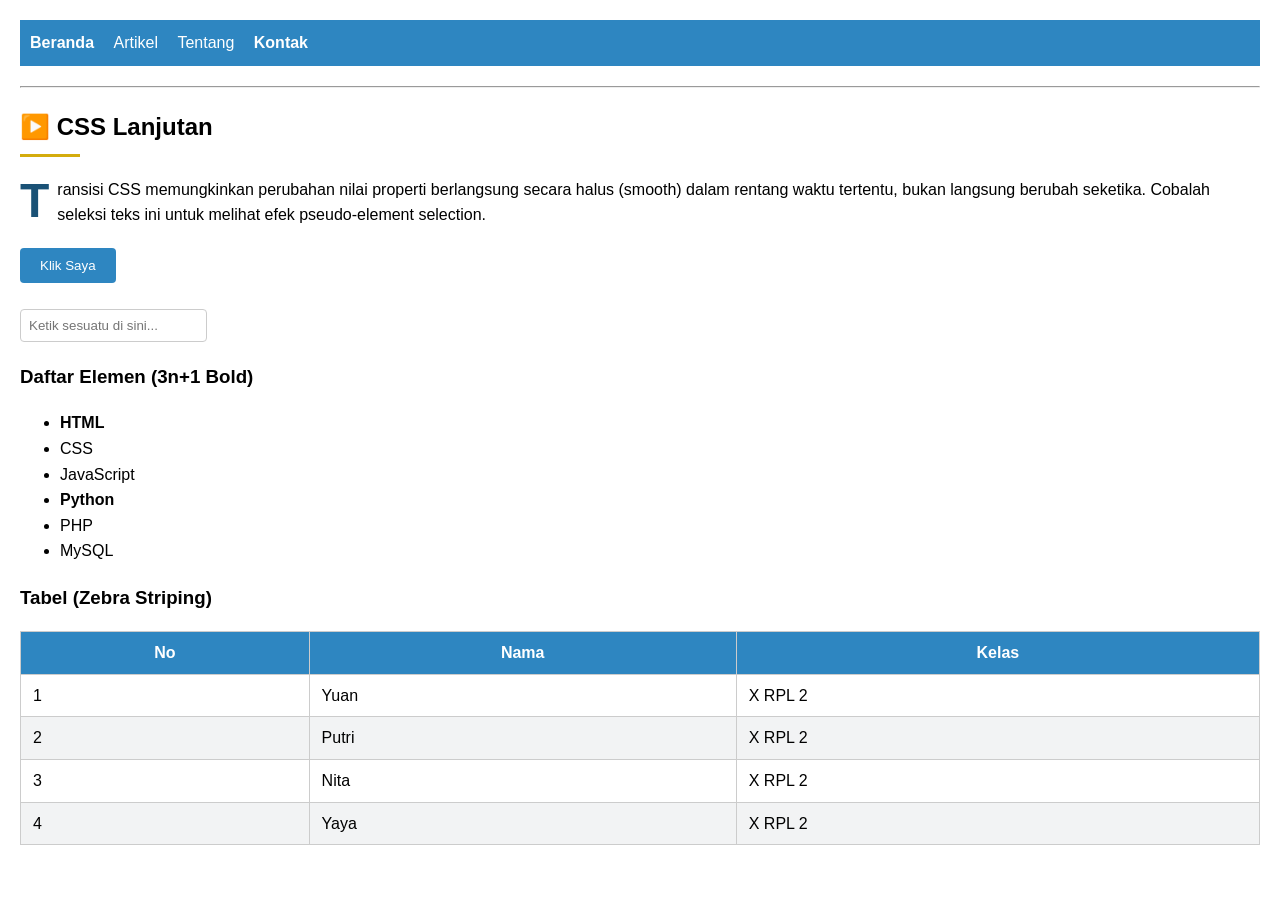
<file: b1.html>
<!DOCTYPE html>
<html lang="id">
<head>
  <meta charset="UTF-8">
  <meta name="viewport" content="width=device-width, initial-scale=1.0">
  <title>LKPD - Pemrograman Web Dasar</title>
  <style>
    /* Masukkan kode CSS yang sudah diketik sebelumnya di sini */
    body {
      font-family: Arial, sans-serif;
      margin: 20px;
      line-height: 1.6;
    }

    /* === SELECTOR KOMBINASI === */
    nav {
      background-color: #2E86C1;
      padding: 10px;
    }

    nav a { color: white; text-decoration: none; }

    .menu > li { display: inline-block; margin-right: 15px; }

    table {
      width: 100%;
      border-collapse: collapse;
      margin-top: 15px;
    }

    th, td {
      padding: 8px 12px;
      border: 1px solid #ccc;
    }

    tr:nth-child(even) { background-color: #F2F3F4; }
    tr:nth-child(odd) { background-color: white; }

    li:nth-child(3n+1) { font-weight: bold; }

    /* === PSEUDO-CLASS === */
    .tombol {
      display: inline-block;
      padding: 10px 20px;
      background: #2E86C1;
      color: white;
      border: none;
      border-radius: 4px;
      cursor: pointer;
      text-decoration: none;
      transition: all 0.2s;
    }

    .tombol:hover { background: #1A5276; transform: translateY(-2px); }
    .tombol:active { transform: translateY(0); }

    input:focus {
      outline: none;
      border-color: #2E86C1;
      box-shadow: 0 0 0 3px rgba(46, 134, 193, 0.3);
    }

    /* === PSEUDO-ELEMENT === */
    h2::before {
      content: '▶️ ';
      color: #2E86C1;
    }

    h2::after {
      content: '';
      display: block;
      width: 60px;
      height: 3px;
      background: #D4AC0D;
      margin-top: 8px;
    }

    p.artikel::first-letter {
      font-size: 3em;
      font-weight: bold;
      float: left;
      line-height: 1;
      margin-right: 8px;
      color: #1A5276;
    }

    ::selection {
      background: #AED6F1;
      color: #1A5276;
    }
  </style>
</head>
<body>

  <!-- Navigasi (Menguji Selector Kombinasi Descendant & Child) -->
  <nav>
    <ul class="menu" style="list-style: none; padding: 0; margin: 0;">
      <li><a href="#">Beranda</a></li>
      <li><a href="#">Artikel</a></li>
      <li><a href="#">Tentang</a></li>
      <li><a href="#">Kontak</a></li>
    </ul>
  </nav>

  <hr style="margin: 20px 0;">

  <!-- Judul Section (Menguji Pseudo-Element ::before & ::after) -->
  <h2>CSS Lanjutan</h2>

  <!-- Paragraf Artikel (Menguji Pseudo-Element ::first-letter / Drop Cap) -->
  <p class="artikel">
    Transisi CSS memungkinkan perubahan nilai properti berlangsung secara halus (smooth) dalam rentang waktu tertentu, bukan langsung berubah seketika. Cobalah seleksi teks ini untuk melihat efek pseudo-element selection.
  </p>

  <!-- Tombol & Form Input (Menguji Pseudo-Class :hover, :active, dan :focus) -->
  <div style="margin: 20px 0;">
    <button class="tombol">Klik Saya</button>
    <br><br>
    <input type="text" placeholder="Ketik sesuatu di sini..." style="padding: 8px; border: 1px solid #ccc; border-radius: 4px;">
  </div>

  <!-- Daftar (Menguji nth-child 3n+1) -->
  <h3>Daftar Elemen (3n+1 Bold)</h3>
  <ul>
    <li>HTML </li>
    <li>CSS </li>
    <li>JavaScript </li>
    <li>Python </li>
    <li>PHP </li>
    <li>MySQL </li>
  </ul>

  <!-- Tabel (Menguji nth-child even/odd zebra striping) -->
  <h3>Tabel (Zebra Striping)</h3>
  <table>
    <thead>
      <tr style="background-color: #2E86C1; color: white;">
        <th>No</th>
        <th>Nama</th>
        <th>Kelas</th>
      </tr>
    </thead>
    <tbody>
      <tr>
        <td>1</td>
        <td>Yuan</td>
        <td>X RPL 2</td>
      </tr>
      <tr>
        <td>2</td>
        <td>Putri</td>
        <td>X RPL 2</td>
      </tr>
      <tr>
        <td>3</td>
        <td>Nita</td>
        <td>X RPL 2</td>
      </tr>
      <tr>
        <td>4</td>
        <td>Yaya</td>
        <td>X RPL 2</td>
      </tr>
    </tbody>
  </table>

</body>
</html>
</file>
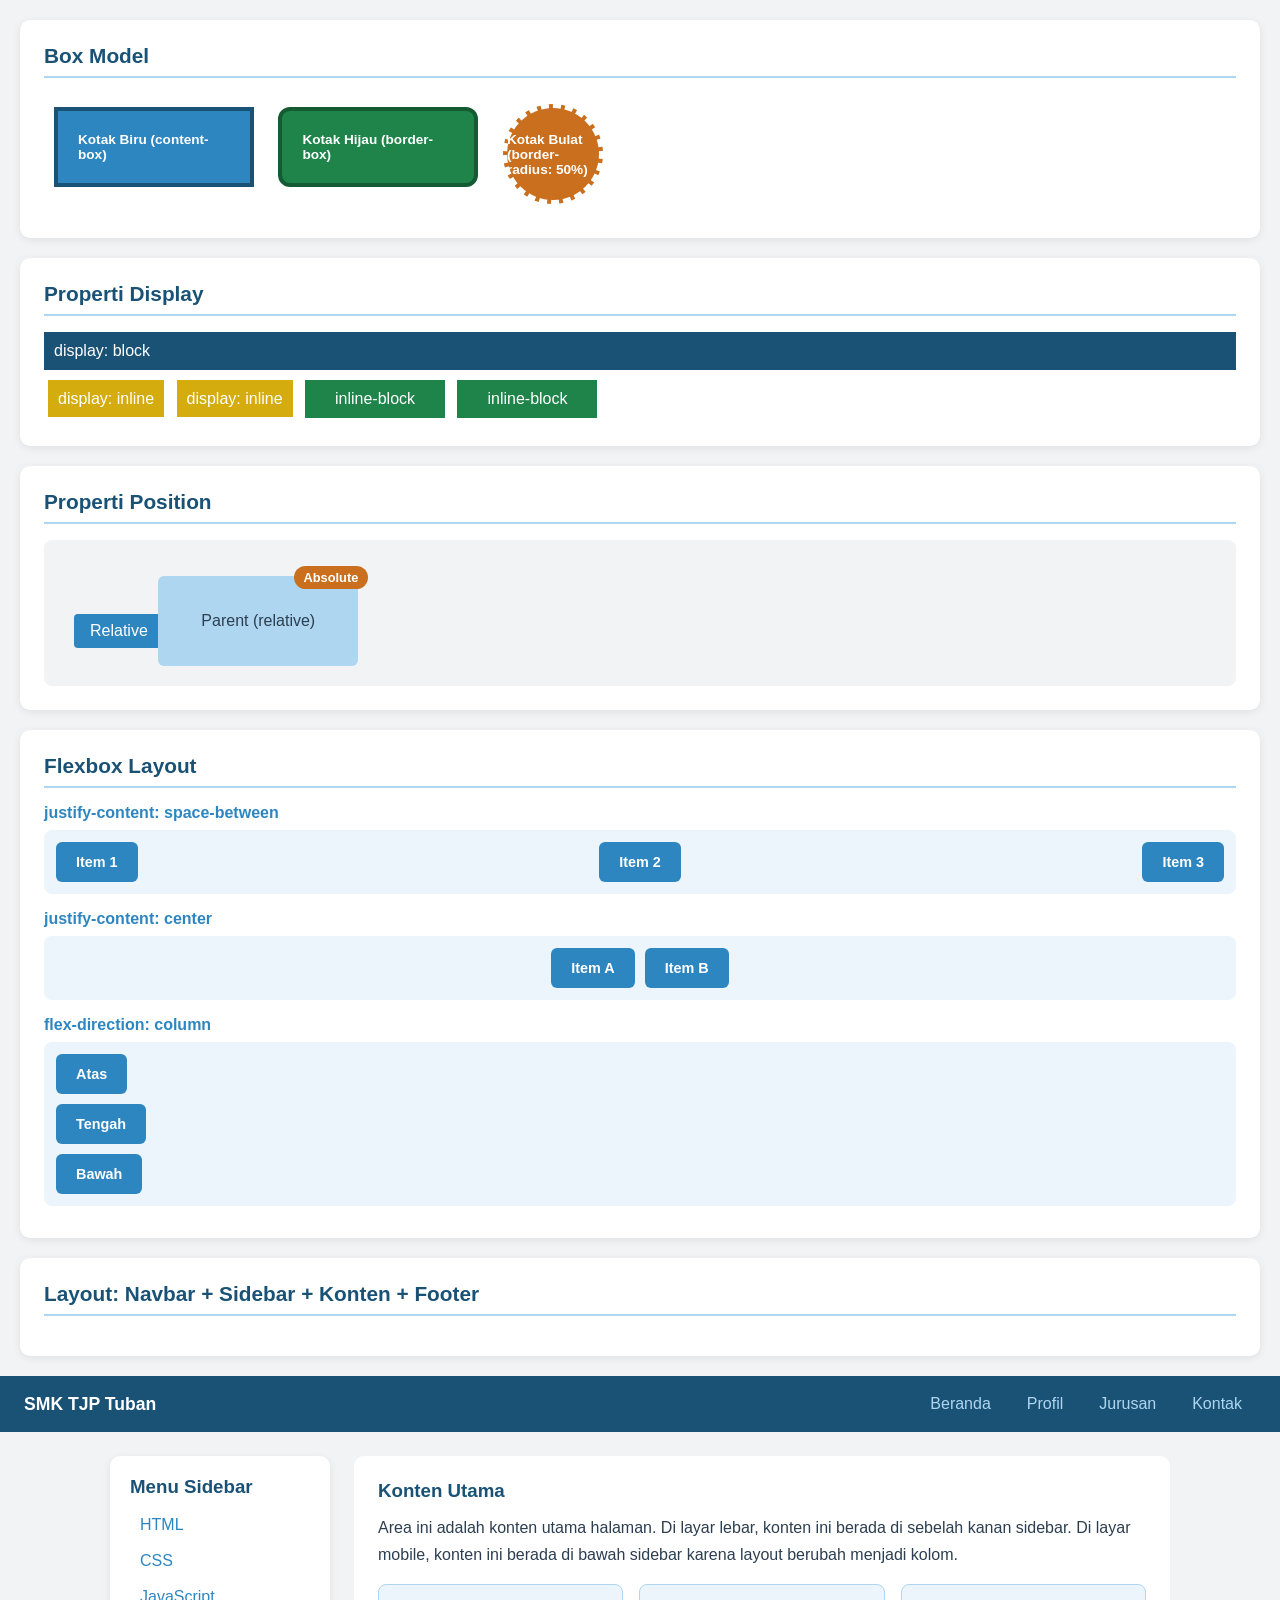
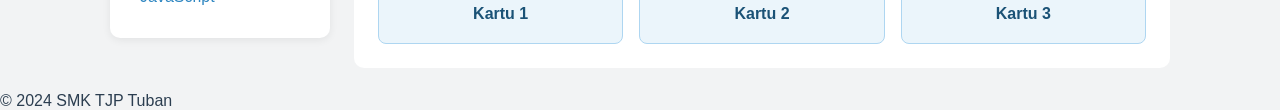
<file: bab5.html>
<!DOCTYPE html>
<html lang="id">
<head>
    <meta charset="UTF-8">
    <meta name="viewport" content="width=device-width, initial-scale=1.0">
    <title>BAB 5 - CSS Layout & Box Model</title>
    <link rel="stylesheet" href="layout-bab5.css">
</head>
<body>

    <!-- BAGIAN 1: Box Model -->
    <section class="demo-section">
        <h2>Box Model</h2>
        <div class="kotak kotak-biru">Kotak Biru (content-box)</div>
        <div class="kotak kotak-hijau">Kotak Hijau (border-box)</div>
        <div class="kotak kotak-bulat">Kotak Bulat (border-radius: 50%)</div>
    </section>

    <!-- BAGIAN 2: Display -->
    <section class="demo-section">
        <h2>Properti Display</h2>
        <div class="demo-display">
            <span class="item-block">display: block</span>
            <span class="item-inline">display: inline</span>
            <span class="item-inline">display: inline</span>
            <span class="item-iblock">inline-block</span>
            <span class="item-iblock">inline-block</span>
        </div>
    </section>

    <!-- BAGIAN 3: Position -->
    <section class="demo-section">
        <h2>Properti Position</h2>
        <div class="area-position">
            <div class="pos-relative">Relative</div>
            <div class="pos-parent">
                Parent (relative)
                <div class="pos-absolute">Absolute</div>
            </div>
        </div>
    </section>

    <!-- BAGIAN 4: Flexbox -->
    <section class="demo-section">
        <h2>Flexbox Layout</h2>
        <h3>justify-content: space-between</h3>
        <div class="flex-demo flex-space-between">
            <div class="flex-item">Item 1</div>
            <div class="flex-item">Item 2</div>
            <div class="flex-item">Item 3</div>
        </div>

        <h3>justify-content: center</h3>
        <div class="flex-demo flex-center">
            <div class="flex-item">Item A</div>
            <div class="flex-item">Item B</div>
        </div>

        <h3>flex-direction: column</h3>
        <div class="flex-demo flex-column">
            <div class="flex-item">Atas</div>
            <div class="flex-item">Tengah</div>
            <div class="flex-item">Bawah</div>
        </div>
    </section>

    <!-- BAGIAN 5: Layout Nyata -->
    <section class="demo-section">
        <h2>Layout: Navbar + Sidebar + Konten + Footer</h2>
    </section>

    <nav class="navbar-demo">
        <div class="nav-brand">SMK TJP Tuban</div>
        <ul class="nav-menu">
            <li><a href="#">Beranda</a></li>
            <li><a href="#">Profil</a></li>
            <li><a href="#">Jurusan</a></li>
            <li><a href="#">Kontak</a></li>
        </ul>
    </nav>

    <div class="layout-utama">
        <aside class="sidebar-demo">
            <h3>Menu Sidebar</h3>
            <ul>
                <li><a href="#">HTML</a></li>
                <li><a href="#">CSS</a></li>
                <li><a href="#">JavaScript</a></li>
            </ul>
        </aside>

        <main class="konten-demo">
            <h3>Konten Utama</h3>
            <p>Area ini adalah konten utama halaman. Di layar lebar, konten ini berada di sebelah kanan sidebar. Di layar mobile, konten ini berada di bawah sidebar karena layout berubah menjadi kolom.</p>
            <div class="kartu-grid">
                <div class="kartu-item">Kartu 1</div>
                <div class="kartu-item">Kartu 2</div>
                <div class="kartu-item">Kartu 3</div>
            </div>
        </main>
    </div>

    <footer class="footer-demo">
        <p>&copy; 2024 SMK TJP Tuban</p>
    </footer>

</body>
</html
</file>
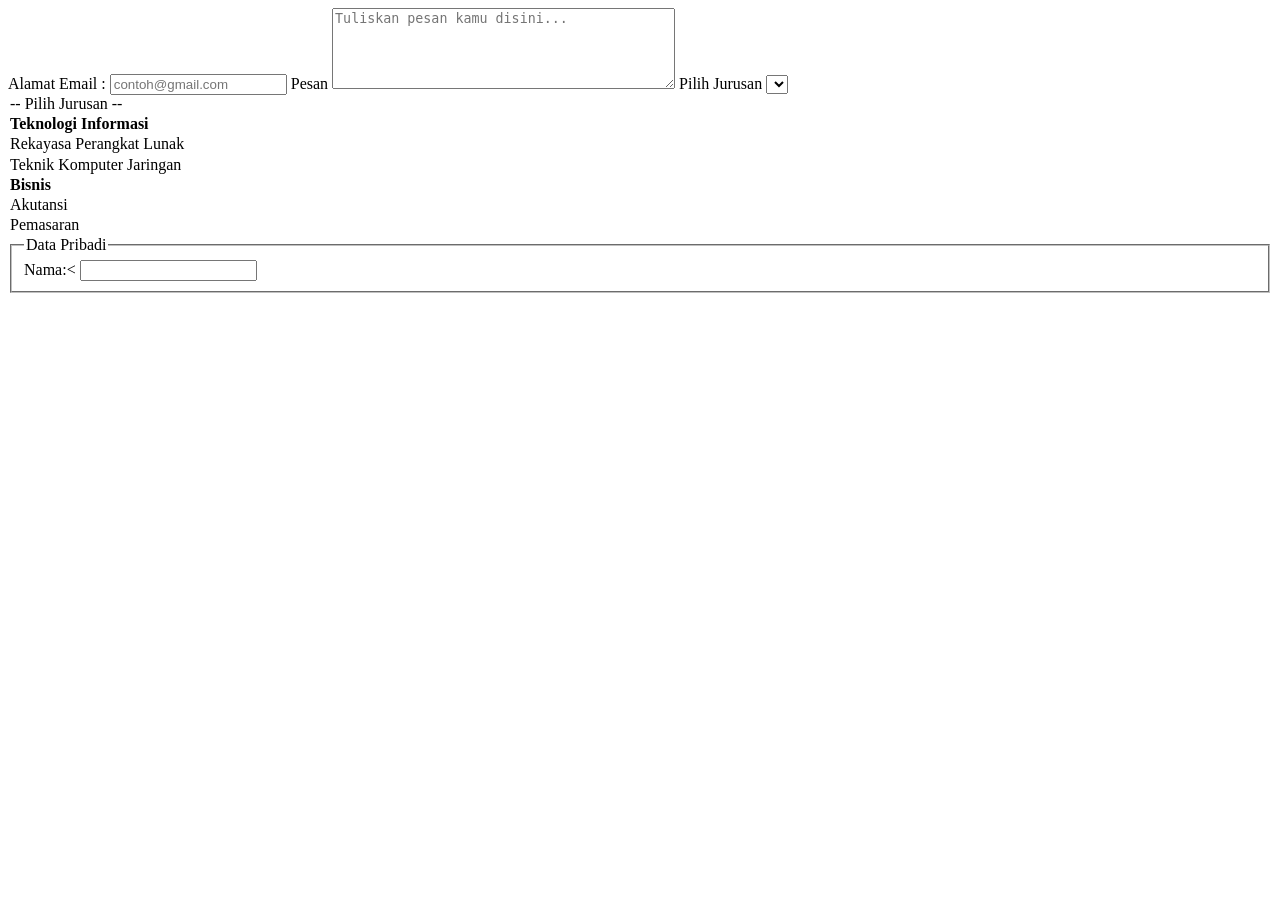
<file: form1.html>
<!DOCTYPE html>
<html lang="en">
<head>
    <meta charset="UTF-8">
    <meta name="viewport" content="width=device-width, initial-scale=1.0">
    <title>Document</title>
</head>
<body>
    <!-- Label yang terhubung dengan input -->
    <label for="email">Alamat Email :</label>
    <input type ="email" id="email" name="email" required
    placeholder="contoh@gmail.com">

<!-- Textarea -->
    <label for="pesan">Pesan</label>
    <textarea id="pesan" name="pesan" rows="5" cols="40"
              placeholder="Tuliskan pesan kamu disini..."></textarea>

<!-- Select / Dropdown -->
 <label for="jurusan">Pilih Jurusan</label>
 <select id="jurusan" name="jurusan"></select>
    <option value="">-- Pilih Jurusan --</option>
    <optgroup label="Teknologi Informasi"><</optgroup>
      <option value="rpl">Rekayasa Perangkat Lunak</option>
      <option value="tkj">Teknik Komputer Jaringan</option>
 </optgroup>
 <optgroup label="Bisnis">
      <option value="ak">Akutansi</option>
      <option value="pm">Pemasaran</option>
 </optgroup>
</select>

<!-- Fieldhset & Legend -->
 <fieldset>
      <legend>Data Pribadi</legend>
      <label for="nama">Nama:<</label>
      <input type="text" id="nama" nama="nama">
 </fieldset>
</body>
</html>
</file>
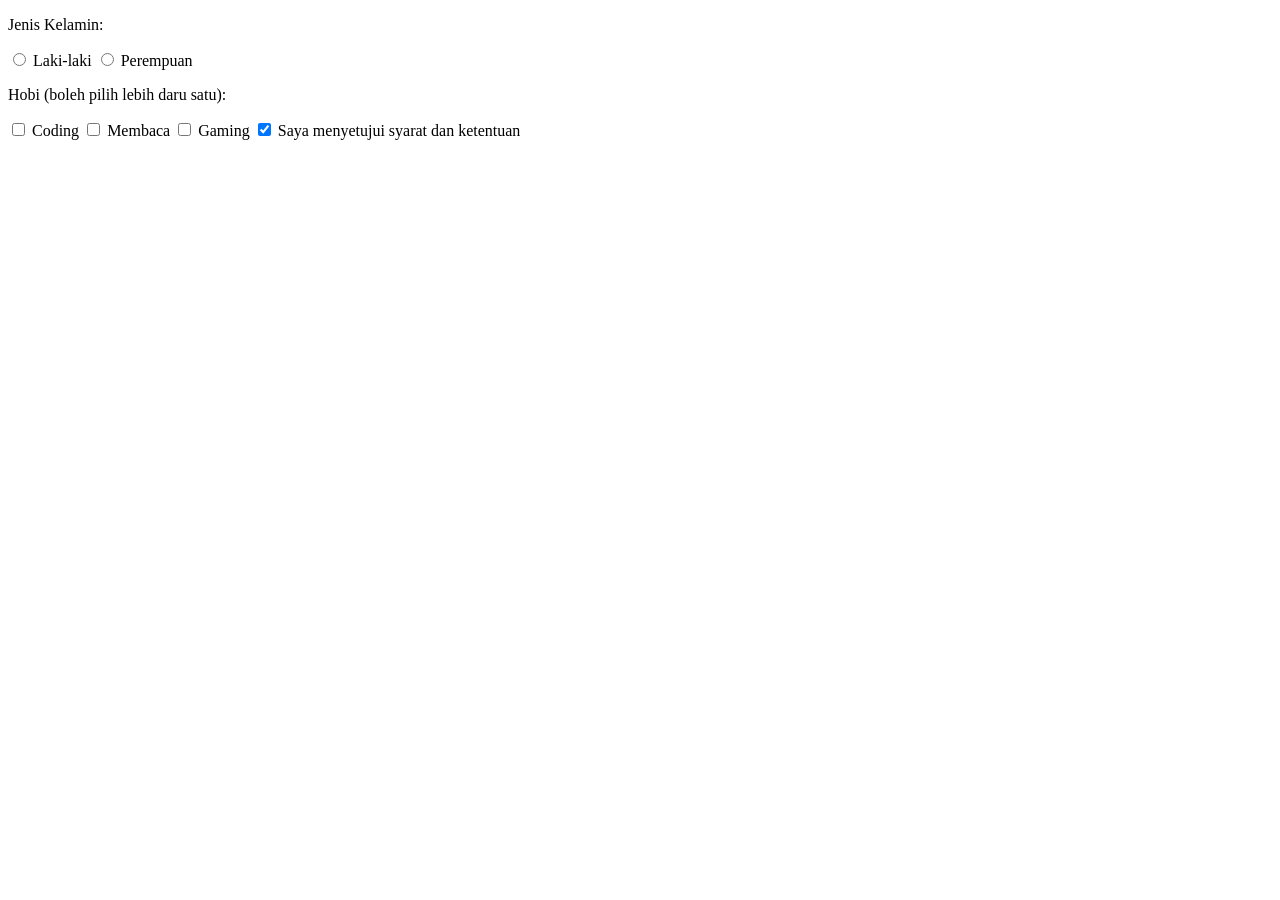
<file: form2.html>
<!DOCTYPE html>
<html lang="en">
<head>
    <meta charset="UTF-8">
    <meta name="viewport" content="width=<device-width>, initial-scale=1.0">
    <title>Document</title>
</head>
<body>
<!-- Radio Button: hanya bisa memilih SATU opsi -->
<!-- Gunakan name saya SAMA untuk mengelompokan pilihan -->
 <p>Jenis Kelamin:</p>
 <input type="radio" id="laki" name="gender" value="L">
 <label for="laki">Laki-laki</label>

 <input type="radio" id="perempuan" name="gender" value="p">
 <label for="perempuan">Perempuan</label>

 <!-- Checkbox: bisa memilih LEBIH DARI SATU opsi -->
 <p>Hobi (boleh pilih lebih daru satu):</p>
 <input type="checkbox" id="coding" name="hobi" value="coding">
 <label for="coding">Coding</label>

 <input type="checkbox" id="membaca" name="hobi" value="membaca">
 <label for="membaca">Membaca</label>

 <input type="checkbox" id="gaming" name="hobi" value="gaming">
 <label for="gaming">Gaming</label>

 <!-- Checkbox dengan checked (sudah dicentang secarab default) -->
 <input type="checkbox" id="setuju" value="ya" checked>
 <label for="setuju">Saya menyetujui syarat dan ketentuan</label>
</body>
</html>
</file>
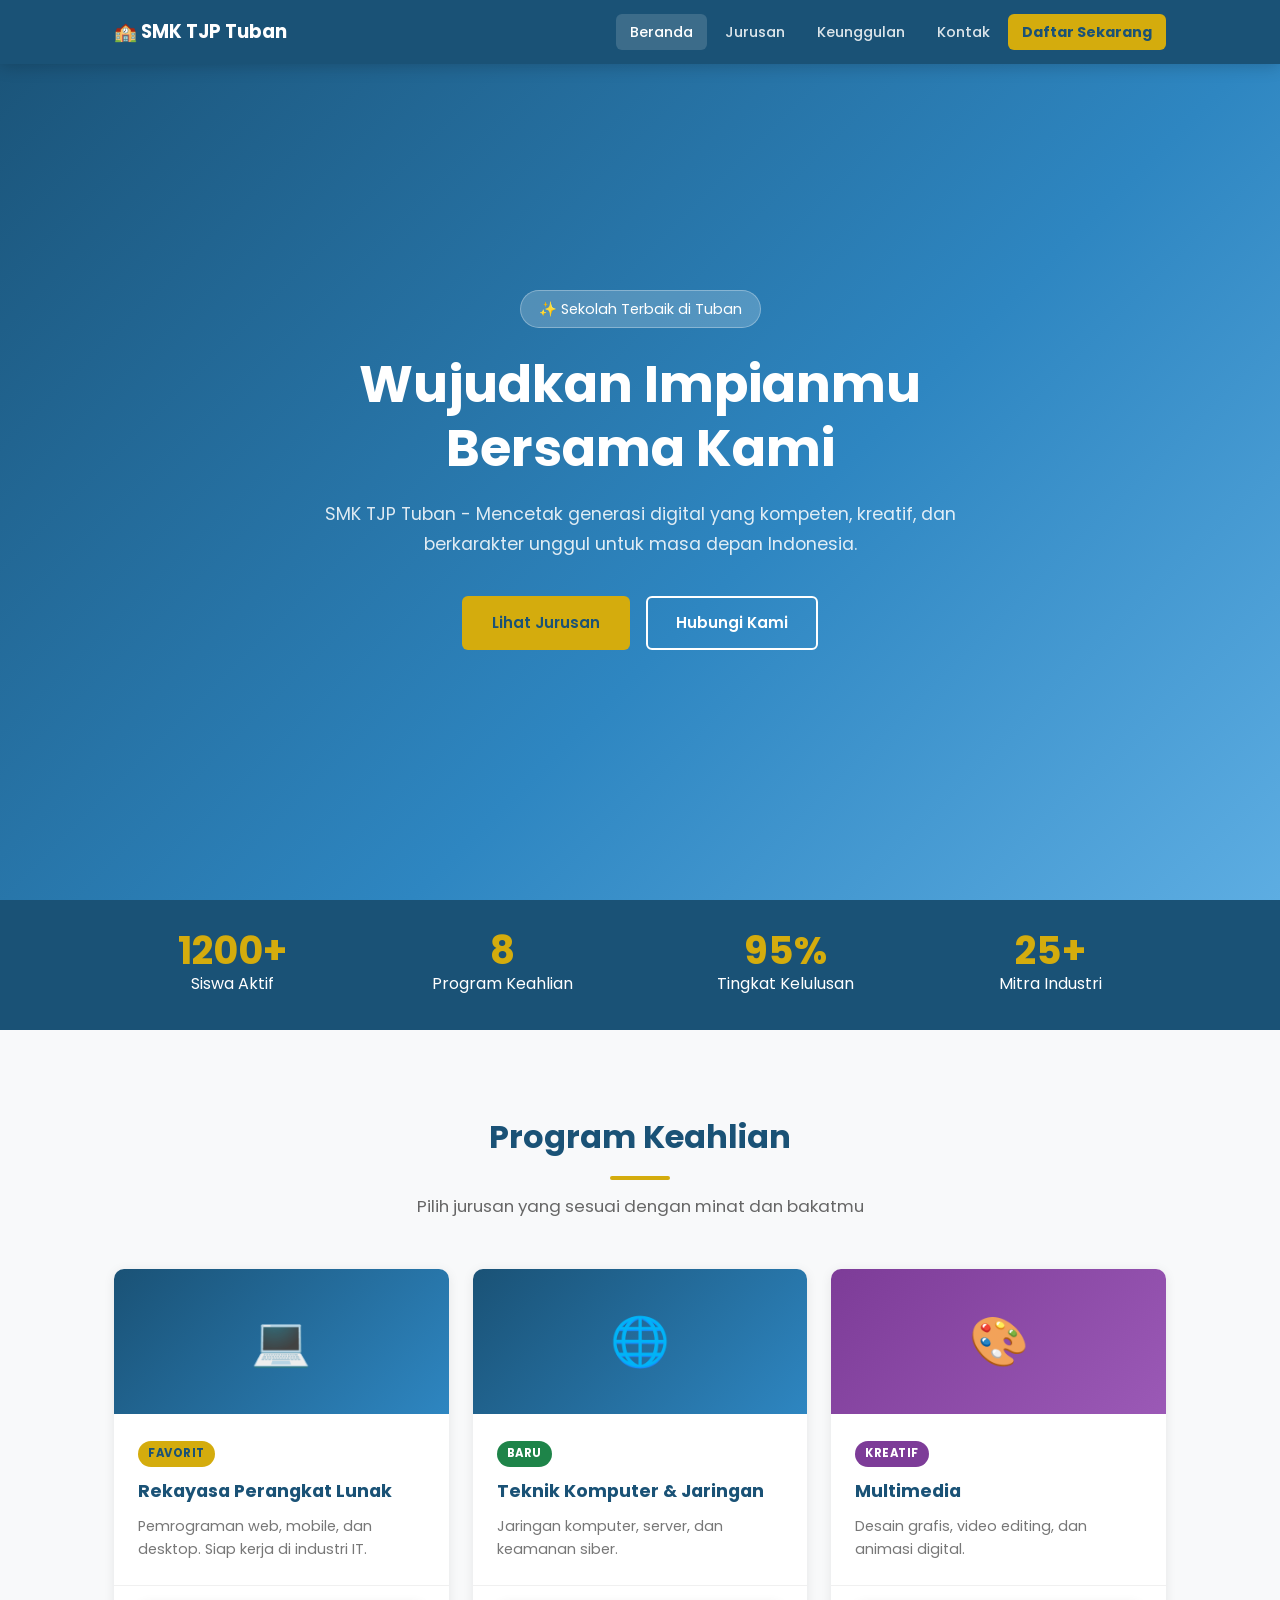
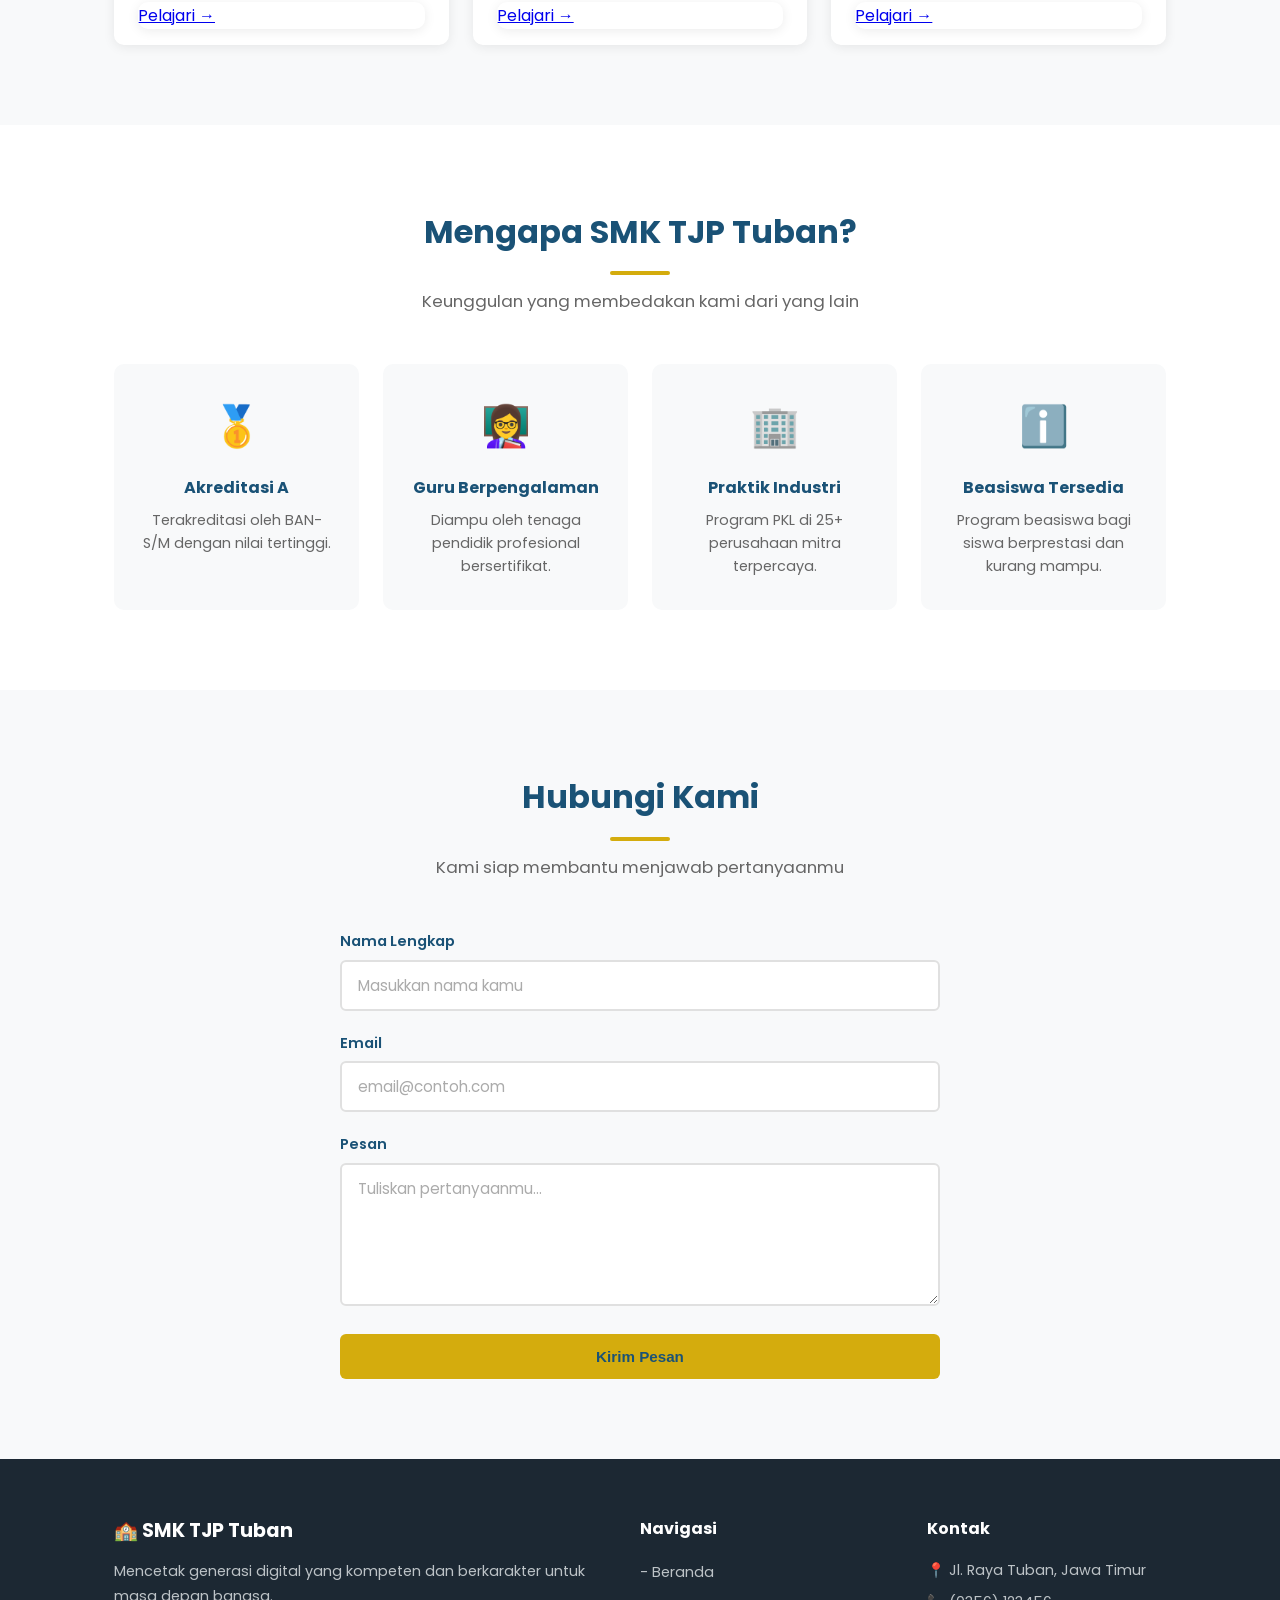
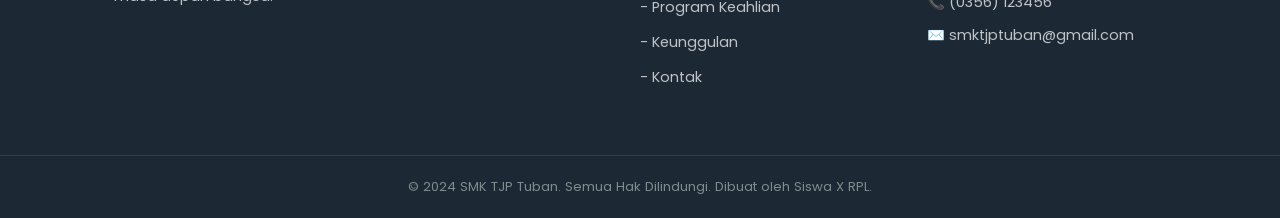
<file: landing-page.html>
<!DOCTYPE html>
<html lang="id">
<head>
  <meta charset="UTF-8">
  <meta name="viewport" content="width=device-width, initial-scale=1.0">
  <title>SMK TJP Tuban - Sekolah Unggulan</title>
  <!-- Google Fonts (opsional) -->
  <link rel="preconnect" href="https://fonts.googleapis.com">
  <link href="https://fonts.googleapis.com/css2?family=Poppins:wght@400;500;600;700&display=swap" rel="stylesheet">
  <link rel="stylesheet" href="landing-page.css">
</head>
<body>

  <!-- NAVBAR -->
  <nav class="navbar">
    <div class="nav-container">
      <a href="#" class="nav-brand">🏫 SMK TJP Tuban</a>
      <ul class="nav-menu">
        <li><a href="#beranda" class="nav-link active">Beranda</a></li>
        <li><a href="#jurusan" class="nav-link">Jurusan</a></li>
        <li><a href="#keunggulan" class="nav-link">Keunggulan</a></li>
        <li><a href="#kontak" class="nav-link">Kontak</a></li>
        <li><a href="#" class="nav-link nav-cta">Daftar Sekarang</a></li>
      </ul>
    </div>
  </nav>

  <!-- HERO SECTION -->
  <section class="hero" id="beranda">
    <div class="hero-konten">
      <span class="hero-badge">✨ Sekolah Terbaik di Tuban</span>
      <h1 class="hero-judul">Wujudkan Impianmu<br>Bersama Kami</h1>
      <p class="hero-sub">SMK TJP Tuban - Mencetak generasi digital yang kompeten, kreatif, dan berkarakter unggul untuk masa depan Indonesia.</p>
      <div class="hero-tombol">
        <a href="#jurusan" class="tombol tombol-primer">Lihat Jurusan</a>
        <a href="#kontak" class="tombol tombol-sekunder">Hubungi Kami</a>
      </div>
    </div>
  </section>

  <!-- STATS SECTION -->
  <section class="stats">
    <div class="stats-container">
      <div class="stat-item">
        <span class="stat-angka">1200+</span>
        <span class="stat-label">Siswa Aktif</span>
      </div>
      <div class="stat-item">
        <span class="stat-angka">8</span>
        <span class="stat-label">Program Keahlian</span>
      </div>
      <div class="stat-item">
        <span class="stat-angka">95%</span>
        <span class="stat-label">Tingkat Kelulusan</span>
      </div>
      <div class="stat-item">
        <span class="stat-angka">25+</span>
        <span class="stat-label">Mitra Industri</span>
      </div>
    </div>
  </section>

  <!-- JURUSAN SECTION -->
  <section class="section" id="jurusan">
    <div class="container">
      <div class="section-header">
        <h2 class="section-judul">Program Keahlian</h2>
        <p class="section-sub">Pilih jurusan yang sesuai dengan minat dan 
bakatmu</p>
    </div>
      <div class="kartu-grid">
        <div class="kartu">
          <div class="kartu-header">💻</div>
          <div class="kartu-body">
            <span class="kartu-badge">Favorit</span>
            <h3 class="kartu-judul">Rekayasa Perangkat Lunak</h3>
            <p class="kartu-teks">Pemrograman web, mobile, dan desktop. Siap
kerja di industri IT.</p>
          </div>
          <div class="kartu-footer"><a href="#" class="tombol-
kartu">Pelajari &rarr;</a></div>
        </div>
        <div class="kartu">
          <div class="kartu-header" style="background:linear-
gradient(135deg, #148F77, #1E8449);">🌐</div>
          <div class="kartu-body">
            <span class="kartu-badge" 
style="background:#1E8449;color:white;">Baru</span>
            <h3 class="kartu-judul">Teknik Komputer & Jaringan</h3>
            <p class="kartu-teks">Jaringan komputer, server, dan keamanan 
siber.</p>
          </div>
          <div class="kartu-footer"><a href="#" class="tombol-
kartu">Pelajari &rarr;</a></div>
        </div>
        <div class="kartu">
          <div class="kartu-header" style="background:linear-gradient(135deg, #7D3C98, #9B59B6);">🎨</div>
          <div class="kartu-body">
            <span class="kartu-badge" style="background:#7D3C98;color:white;">Kreatif</span>
            <h3 class="kartu-judul">Multimedia</h3>
            <p class="kartu-teks">Desain grafis, video editing, dan animasi 
digital.</p>
          </div>
          <div class="kartu-footer"><a href="#" class="tombol-
kartu">Pelajari &rarr;</a></div>
        </div>
      </div>
    </div>
  </section>

  <!-- KEUNGGULAN SECTION -->
  <section class="section section-alt" id="keunggulan">
    <div class="container">
      <div class="section-header">
        <h2 class="section-judul">Mengapa SMK TJP Tuban?</h2>
        <p class="section-sub">Keunggulan yang membedakan kami dari yang 
lain</p>
      </div>
      <div class="fitur-grid">
        <div class="fitur-item"><span class="fitur-ikon">🥇</span><h4>Akreditasi A</h4><p>Terakreditasi oleh BAN-S/M dengan nilai 
tertinggi.</p></div>
        <div class="fitur-item"><span class="fitur-ikon">👩‍🏫</span><h4>Guru Berpengalaman</h4><p>Diampu oleh tenaga pendidik profesional bersertifikat.</p></div>
        <div class="fitur-item"><span class="fitur-ikon">🏢</span><h4>Praktik Industri</h4><p>Program PKL di 25+ perusahaan mitra terpercaya.</p></div>
        <div class="fitur-item"><span class="fitur-ikon">ℹ️</span><h4>Beasiswa Tersedia</h4><p>Program beasiswa bagi siswa berprestasi dan kurang mampu.</p></div>
      </div>
    </div>
  </section>

  <!-- KONTAK SECTION -->
  <section class="section" id="kontak">
    <div class="container">
      <div class="section-header">
        <h2 class="section-judul">Hubungi Kami</h2>
        <p class="section-sub">Kami siap membantu menjawab pertanyaanmu</p>
      </div>
      <form class="form-kontak">
        <div class="form-group">
          <label for="nama">Nama Lengkap</label>
          <input type="text" id="nama" placeholder="Masukkan nama kamu" required>
        </div>
        <div class="form-group">
          <label for="email">Email</label>
          <input type="email" id="email" placeholder="email@contoh.com" required>
        </div>
        <div class="form-group">
          <label for="pesan">Pesan</label>
          <textarea id="pesan" rows="5" placeholder="Tuliskan pertanyaanmu..."></textarea>
        </div>
        <button type="submit" class="tombol tombol-primer" style="width:100%;">Kirim Pesan</button>
      </form>
    </div>
  </section>

  <!-- FOOTER -->
  <footer class="footer">
    <div class="footer-container">
      <div class="footer-brand">
        <h3>🏫 SMK TJP Tuban</h3>
        <p>Mencetak generasi digital yang kompeten dan berkarakter untuk masa depan bangsa.</p>
      </div>
      <div class="footer-links">
        <h4>Navigasi</h4>
        <ul>
          <li><a href="#beranda">Beranda</a></li>
          <li><a href="#jurusan">Program Keahlian</a></li>
          <li><a href="#keunggulan">Keunggulan</a></li>
          <li><a href="#kontak">Kontak</a></li>
        </ul>
      </div>
      <div class="footer-kontak">
        <h4>Kontak</h4>
        <p>📍 Jl. Raya Tuban, Jawa Timur</p>
        <p>📞 (0356) 123456</p>
        <p>✉️ smktjptuban@gmail.com</p>
      </div>
    </div>
    <div class="footer-bottom">
      <p>&copy; 2024 SMK TJP Tuban. Semua Hak Dilindungi. Dibuat oleh Siswa X RPL.</p>
    </div>
  </footer>

</body>
</html>
</file>
<file: layout-bab5.css>
/* ===== RESET ===== */
* { box-sizing: border-box; margin: 0; padding: 0; }

body {
    font-family: Arial, sans-serif;
    background: #F2F3F4;
    color: #2C3E50;
}

.demo-section {
    background: white;
    border-radius: 10px;
    padding: 24px;
    margin: 20px;
    box-shadow: 0 2px 8px rgba(0,0,0,0.08);
}

.demo-section h2 {
    color: #1A5276;
    font-size: 1.3rem;
    margin-bottom: 16px;
    padding-bottom: 8px;
    border-bottom: 2px solid #AED6F1;
}

.demo-section h3 {
    color: #2E86C1;
    font-size: 1rem;
    margin: 16px 0 8px;
}

/* ===== BOX MODEL ===== */
.kotak {
    width: 200px;
    height: 80px;
    display: inline-flex;
    align-items: center;
    justify-content: center;
    margin: 10px;
    font-weight: bold;
    color: white;
    font-size: 0.85rem;
}

.kotak-biru     { background: #2E86C1; padding: 20px; border: 4px solid
 #1A5276; }
.kotak-hijau    { background: #1E8449; padding: 20px; border: 4px solid
 #145A32; 
                  border-radius: 12px; }
.kotak-bulat    { background: #CA6F1E; width: 100px; height: 100px;
                  border-radius: 50%; border: 4px dashed white; }

/* ===== DISPLAY ===== */
.item-block     { display: block; background: #1A5276; color: white;
                  padding: 10px; margin: 6px 0; }
.item-inline    { display: inline; background: #D4AC0D; color: white;
                  padding: 10px; margin: 4px; }
.item-iblock    { display: inline-block; background: #1E8449; color: white; padding: 10px 20px; margin: 4px; width: 140px; text-align: center; }



/* ===== POSITION ===== */
.area-position  { position: relative; background: #F2F3F4; 
                  padding: 20px; min-height: 120px; border-radius: 8px; }

.pos-relative   { position: relative; top: 10px; left: 10px;
                  background: #2E86C1; color: white; padding: 8px 16px;
                  display: inline-block; border-radius: 4px; }

.pos-parent     { position: relative; background: #AED6F1;
                  width: 200px; height: 90px; margin-top: 16px;
                  display: inline-flex; align-items: center;
                  justify-content: center; border-radius: 6px; }

.pos-absolute   { position: absolute; top: -10px; right: -10px;
                  background: #CA6F1E; color: white; padding: 4px 10px;
                  border-radius: 20px; font-size: 0.8rem; font-weight: bold; }

/* ===== FLEXBOX ===== */
.flex-demo      { background: #EBF5FB; border-radius: 8px;
                  padding: 12px; margin-bottom: 8px; display: flex; gap: 10px; }

.flex-item      { background: #2E86C1; color: white; padding: 12px 20px;
                  border-radius: 6px; font-weight: bold; font-size: 0.9rem; }

.flex-space-between { justify-content: space-between; }

.flex-center        { justify-content: center; }

.flex-column        { flex-direction: column; align-items: flex-start; }



/* ===== NAVBAR ===== */
.navbar-demo {
    display: flex;
    justify-content: space-between;
    align-items: center;
    background: #1A5276;
    padding: 0 24px;
    height: 56px;
}

.nav-brand { color: white; font-weight: bold; font-size: 1.1rem; }

.nav-menu  { display: flex; list-style: none; gap: 8px; }

.nav-menu a { color: #AED6F1; text-decoration: none; padding: 6px 14px;
              border-radius: 4px; transition: background 0.2s; }

.nav-menu a:hover { background: rgba(255,255,255,0.15); color: white; }

/* ===== LAYOUT SIDEBAR + KONTEN ===== */
.layout-utama {
    display: flex;
    gap: 24px;
    max-width: 1100px;
    margin: 24px auto;
    padding: 0 20px;
}

.sidebar-demo {
    flex: 0 0 220px;
    background: white;
    border-radius: 10px;
    padding: 20px;
    box-shadow: 0 2px 8px rgba(0,0,0,0.07);
    align-self: flex-start;
}

.sidebar-demo h3 { color: #1A5276; margin-bottom: 12px; }
.sidebar-demo ul { list-style: none; }
.sidebar-demo li { margin-bottom: 6px; }
.sidebar-demo a { text-decoration: none; color: #2E86C1; display: block;
                  padding: 6px 10px; border-radius: 4px; }
.sidebar-demo a:hover { background: #EBF5FB; }

.konten-demo {
    flex: 1;
    background: white;
    border-radius: 10px;
    padding: 24px;
}

.konten-demo h3 { color: #1A5276; margin-bottom: 12px; }

.konten-demo p  { line-height: 1.7; margin-bottom: 16px; }

/* ===== KARTU GRID ===== */
.kartu-grid {
    display: flex;
    gap: 16px;
    flex-wrap: wrap;
    margin-top: 16px;
}

.kartu-item {
    flex: 1;
    min-width: 120px;
    background: #EBF5FB;
    border: 1px solid #AED6F1;
    border-radius: 8px;
    padding: 20px;
    text-align: center;
    font-weight: bold;
    color: #1A5276;
}

/* ===== FOOTER ===== */
.tooter-demo {
    background: #2C3E50;
    color: #BDC3C7;
    text-align: center;
    padding: 20px;
    margin-top: 24px;
}

/* ===== MEDIA QUERY ===== */
@media (max-width: 768px) {
    .layout-utama {
        flex-direction: column; /* Sidebar pindah ke atas konten */
    }

    .sidebar-demo {
        flex: none;
        width: 100%;                /* Lebar penuh di mobile */
    }

    .nav-menu { display: none; }    /* Sembunyikan menu di mobile */
    .kartu-item { flex: 0 0 100%; } /* Kartu penuh lebar di mobile */
}


@media (min-width: 769px) and (max-width: 1024px) {
    .kartu-item { flex: 0 0 calc(50% - 8px); /* 2 kolom di tablet */
    }
}
</file>
<file: landing-page.css>
/* ===== CSS VARIABLES ===== */
:root {
  --warna-utama: #1A5276;
  --warna-sekunder: #2E86C1;
  --warna-aksen: #AED6F1;
  --warna-emas: #D4AC0D;
  --warna-teks: #2C3E50;
  --warna-bg: #F8F9FA;
  --bayangan: 0 2px 12px rgba(0,0,0,0.08);
  --bayangan-besar: 0 8px 30px rgba(0,0,0,0.15);
  --radius: 10px;
  --durasi: 0.3s;
  --font: 'Poppins', Arial, sans-serif;
}

/* ===== RESET & BASE ===== */
*, *::before, *::after { box-sizing: border-box; margin: 0; padding: 0; }
html { scroll-behavior: smooth; } /* Scroll halus ke anchor */
body { font-family: var(--font); color: var(--warna-teks);
       background: var(--warna-bg); line-height: 1.7;
}

/* ===== UTILITIES ===== */
.container { max-width: 1100px; margin: 0 auto; padding: 0 24px; }
.section { padding: 80px 0; }
.section-alt { background: white; }

.section-header { text-align: center; margin-bottom: 48px; }
.section-judul {
  font-size: 2rem;
  font-weight: 700;
  color: var(--warna-utama);
  margin-bottom: 12px;
}
.section-judul::after {
  content: '';
  display: block;
  width: 60px;
  height: 4px;
  background: var(--warna-emas);
  margin: 12px auto 0;
  border-radius: 2px;
}
.section-sub { color: #666; font-size: 1.05rem; }

/* ===== TOMBOL ===== */
.tombol {
  display: inline-block;
  padding: 12px 28px;
  border-radius: 6px;
  font-weight: 600;
  font-size: 0.95rem;
  text-decoration: none;
  cursor: pointer;
  border: 2px solid transparent;
  transition: all var(--durasi) ease;
}
.tombol-primer {
  background: var(--warna-emas);
  color: var(--warna-utama);
}
.tombol-primer:hover {
  background: #F1C40F;
  transform: translateY(-2px);
  box-shadow: 0 6px 20px rgba(212,172,13,0.4);
}
.tombol-sekunder {
  background: transparent;
  color: white;
  border-color: white;
}
.tombol-sekunder:hover {
  background: white;
  color: var(--warna-utama);
}



/* ===== NAVBAR ===== */
.navbar {
  position: fixed;
  top: 0;
  left: 0;
  right: 0;
  background: var(--warna-utama);
  box-shadow: 0 2px 16px rgba(0, 0, 0, 0.2);
  z-index: 1000;
}

.nav-container {
  max-width: 1100px;
  margin: 0 auto;
  padding: 0 24px;
  display: flex;
  justify-content: space-between;
  align-items: center;
  height: 64px;
}

.nav-brand {
  color: white;
  font-size: 1.15rem;
  font-weight: 700;
  text-decoration: none;
}

.nav-menu {
  display: flex;
  list-style: none;
  gap: 4px;
}

.nav-link {
  color: rgba(255, 255, 255, 0.85);
  text-decoration: none;
  padding: 8px 14px;
  border-radius: 6px;
  font-size: 0.9rem;
  font-weight: 500;
  transition: all var(--durasi) ease;
}

.nav-link:hover, .nav-link.active {
  background: rgba(255, 255, 255, 0.15);
  color: white;
}

.nav-cta {
  background: var(--warna-emas);
  color: var(--warna-utama) !important;
  font-weight: 700;
}

.nav-cta:hover {
  background: #F1C40F;
  transform: translateY(-1px);
}


/* ===== HERO ===== */
@keyframes fadeInUp {
  from { opacity: 0; transform: translateY(30px); }
  to { opacity: 1; transform: translateY(0); }
}

.hero {
  min-height: 100vh;
  background: linear-gradient(135deg, var(--warna-utama) 0%, var(--warna-sekunder) 60%, #5DADE2 100%);
  display: flex;
  align-items: center;
  justify-content: center;
  text-align: center;
  padding: 80px 24px 40px;
}

.hero-konten {
  max-width: 720px;
}

.hero-badge {
  display: inline-block;
  background: rgba(255, 255, 255, 0.2);
  color: white;
  padding: 6px 18px;
  border-radius: 20px;
  font-size: 0.9rem;
  margin-bottom: 24px;
  border: 1px solid rgba(255, 255, 255, 0.3);
  animation: fadeInUp 0.6s ease 0.1s both;
}

.hero-judul {
  font-size: clamp(2rem, 5vw, 3.2rem);
  font-weight: 700;
  color: white;
  line-height: 1.25;
  margin-bottom: 20px;
  animation: fadeInUp 0.6s ease 0.2s both;
}

.hero-sub {
  font-size: 1.1rem;
  color: rgba(255, 255, 255, 0.85);
  margin-bottom: 36px;
  line-height: 1.7;
  animation: fadeInUp 0.6s ease 0.3s both;
}

.hero-tombol {
  display: flex;
  gap: 16px;
  justify-content: center;
  flex-wrap: wrap;
  animation: fadeInUp 0.6s ease 0.4s both;
}


/* ===== STATS ===== */
.stats {
  background: var(--warna-utama);
  padding: 32px 0;
}

.stats-container {
  max-width: 1100px;
  margin: 0 auto;
  padding: 0 24px;
  display: flex;
  justify-content: space-around;
  flex-wrap: wrap;
  gap: 16px;
}

.stat-item {
  text-align: center;
  color: white;
}

.stat-angka {
  display: block;
  font-size: 2.4rem;
  font-weight: 700;
  color: var(--warna-emas);
  line-height: 1;
}



/* ===== KARTU JURUSAN ===== */
.kartu-grid {
  display: flex;
  gap: 24px;
  flex-wrap: wrap;
}

.kartu {
  flex: 1;
  min-width: 260px;
  background: white;
  border-radius: var(--radius);
  box-shadow: var(--bayangan);
  overflow: hidden;
  display: flex;
  flex-direction: column;
  transition: box-shadow var(--durasi) ease, transform var(--durasi) ease;
}

.kartu:nth-child(1) { animation: fadeInUp 0.6s ease 0.1s both; }
.kartu:nth-child(2) { animation: fadeInUp 0.6s ease 0.2s both; }
.kartu:nth-child(3) { animation: fadeInUp 0.6s ease 0.3s both; }

.kartu:hover {
  box-shadow: var(--bayangan-besar);
  transform: translateY(-8px);
}

.kartu-header {
  background: linear-gradient(135deg, var(--warna-utama), var(--warna-sekunder));
  padding: 32px;
  text-align: center;
  font-size: 3rem;
}

.kartu-body { padding: 24px; flex: 1; }

.kartu-badge {
  display: inline-block;
  background: var(--warna-emas);
  color: var(--warna-utama);
  font-size: 0.72rem;
  font-weight: 700;
  padding: 3px 10px;
  border-radius: 20px;
  text-transform: uppercase;
  letter-spacing: 0.5px;
  margin-bottom: 10px;
}

.kartu-judul {
  font-size: 1.1rem;
  font-weight: 700;
  color: var(--warna-utama);
  margin-bottom: 8px;
}

.kartu-teks {
  color: #777;
  font-size: 0.9rem;
  line-height: 1.6;
}

.kartu-footer {
  padding: 16px 24px;
  border-top: 1px solid #f0f0f0;
}

.tombol-kartu {
  color: var(--warna-sekunder);
  text-decoration: none;
  font-weight: 600;
  font-size: 0.9rem;
  transition: color var(--durasi) ease;
}

.tombol-kartu:hover {
  color: var(--warna-utama);
}


/* ===== FITUR GRID ===== */
.fitur-grid {
  display: flex;
  flex-wrap: wrap;
  gap: 24px;
}

.fitur-item {
  flex: 1;
  min-width: 220px;
  background: var(--warna-bg);
  border-radius: var(--radius);
  padding: 28px;
  text-align: center;
  border-bottom: 4px solid transparent;
  transition: border-color var(--durasi) ease, transform var(--durasi) ease;
}

.fitur-item:hover {
  border-bottom-color: var(--warna-emas);
  transform: translateY(-4px);
}

.fitur-ikon {
  font-size: 2.5rem;
  display: block;
  margin-bottom: 14px;
}

.fitur-item h4 {
  font-size: 1rem;
  font-weight: 700;
  color: var(--warna-utama);
  margin-bottom: 8px;
}

.fitur-item p {
  font-size: 0.9rem;
  color: #666;
  line-height: 1.6;
}


/* ===== FORM KONTAK ===== */
.form-kontak {
  max-width: 600px;
  margin: 0 auto;
}

.form-group {
  margin-bottom: 20px;
}

.form-group label {
  display: block;
  font-weight: 600;
  margin-bottom: 6px;
  color: var(--warna-utama);
  font-size: 0.9rem;
}

.form-group input,
.form-group textarea {
  width: 100%;
  padding: 12px 16px;
  border: 2px solid #E0E0E0;
  border-radius: 6px;
  font-family: var(--font);
  font-size: 0.95rem;
  transition: border-color var(--durasi) ease, box-shadow var(--durasi) ease;
  outline: none;
}

.form-group input:focus,
.form-group textarea:focus {
  border-color: var(--warna-sekunder);
  box-shadow: 0 0 3px rgba(46,134,193,0.2);
}

.form-group input::placeholder,
.form-group textarea::placeholder {
  color: #ABABAB;
}


/* ===== FOOTER ===== */
.footer {
  background: #1C2833;
  color: #BDC3C7;
}

.footer-container {
  max-width: 1100px;
  margin: 0 auto;
  padding: 56px 24px;
  display: flex;
  gap: 48px;
  flex-wrap: wrap;
}

.footer-brand { flex: 2; min-width: 200px; }
.footer-brand h3 {
  color: white;
  font-size: 1.2rem;
  margin-bottom: 12px;
}
.footer-brand p {
  font-size: 0.9rem;
  line-height: 1.7;
}

.footer-links,
.footer-kontak { flex: 1; min-width: 140px; }

.footer-links h4,
.footer-kontak h4 {
  color: white;
  margin-bottom: 16px;
}

.footer-links ul { list-style: none; }
.footer-links li { margin-bottom: 8px; }
.footer-links a {
  color: #BDC3C7;
  text-decoration: none;
  font-size: 0.9rem;
  transition: color var(--durasi) ease;
}

.footer-links a::before { content: '- '; }
.footer-links a:hover { color: var(--warna-aksen); }

.footer-kontak p {
  font-size: 0.9rem;
  margin-bottom: 8px;
}

.footer-bottom {
  border-top: 1px solid rgba(255, 255, 255, 0.1);
  text-align: center;
  padding: 20px;
  font-size: 0.82rem;
  color: #7F8C8D;
}


/* ===== RESPONSIVE ===== */
@media (max-width: 768px) {
  .nav-menu { display: none; }
  .hero-judul { font-size: 1.8rem; }
  .stats-container { gap: 24px; }
  .kartu-grid, .fitur-grid { flex-direction: column; }
  .footer-container { flex-direction: column; gap: 32px; }
}
</file>
